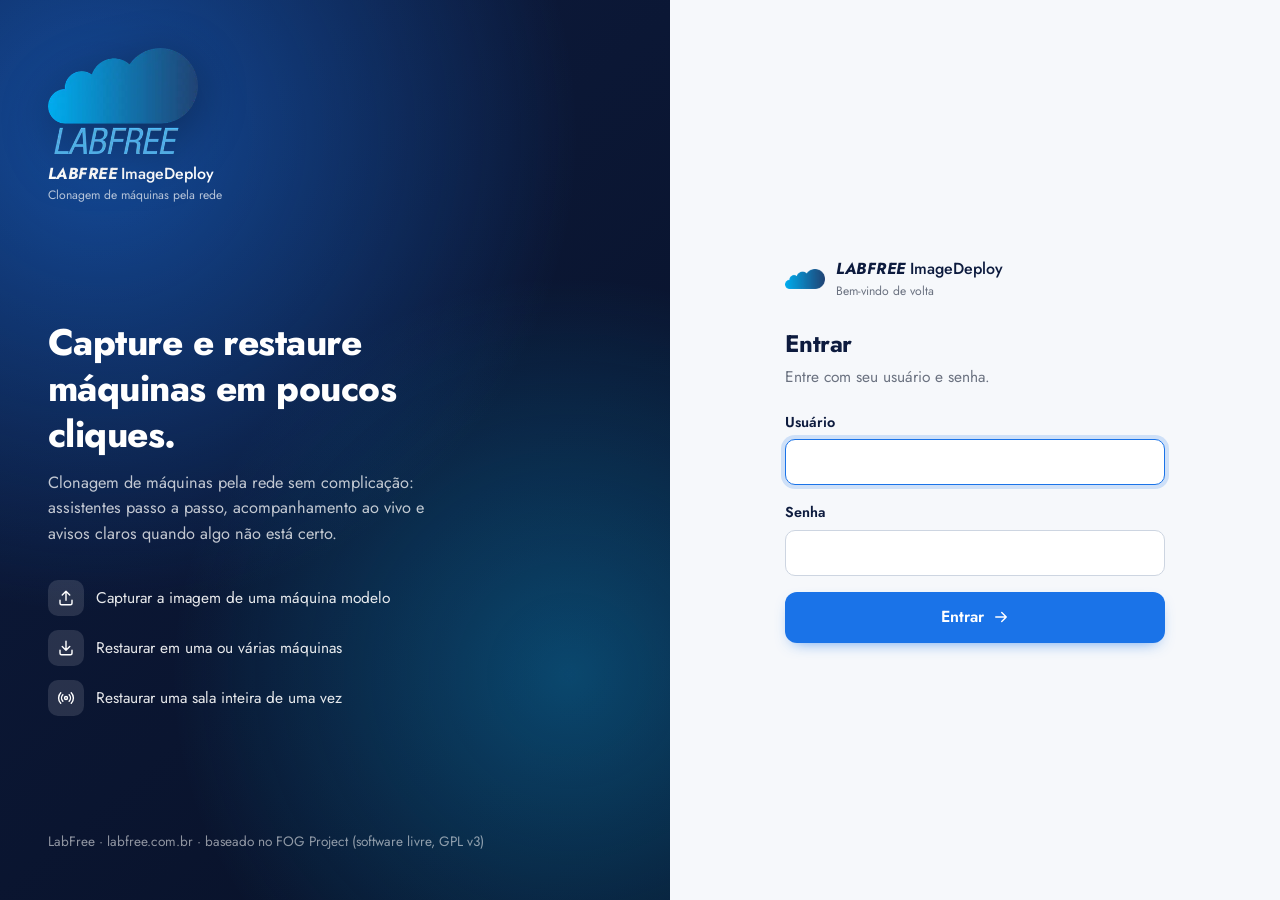
<file: web/index.html>
<!doctype html>
<html lang="pt-BR">
<head>
<meta charset="utf-8">
<meta name="viewport" content="width=device-width, initial-scale=1">
<title>LabFree ImageDeploy</title>
<link rel="icon" href="favicon.ico" sizes="any">
<link rel="icon" href="marca/favicon-64.png" type="image/png">
<link rel="apple-touch-icon" href="marca/icone-180.png">
<meta name="theme-color" content="#0d1b3e">
<link rel="preload" href="fontes/jost-latin.woff2" as="font" type="font/woff2" crossorigin>
<link rel="stylesheet" href="app.css?v=0.16.0">
<script src="app.js?v=0.16.0" defer></script>
</head>
<body>
<div id="app">
  <div class="carregando">Carregando…</div>
</div>
<div id="avisos" role="status" aria-live="polite"></div>
<noscript><p style="padding:2rem">Este painel precisa de JavaScript ativado.</p></noscript>
</body>
</html>
</file>
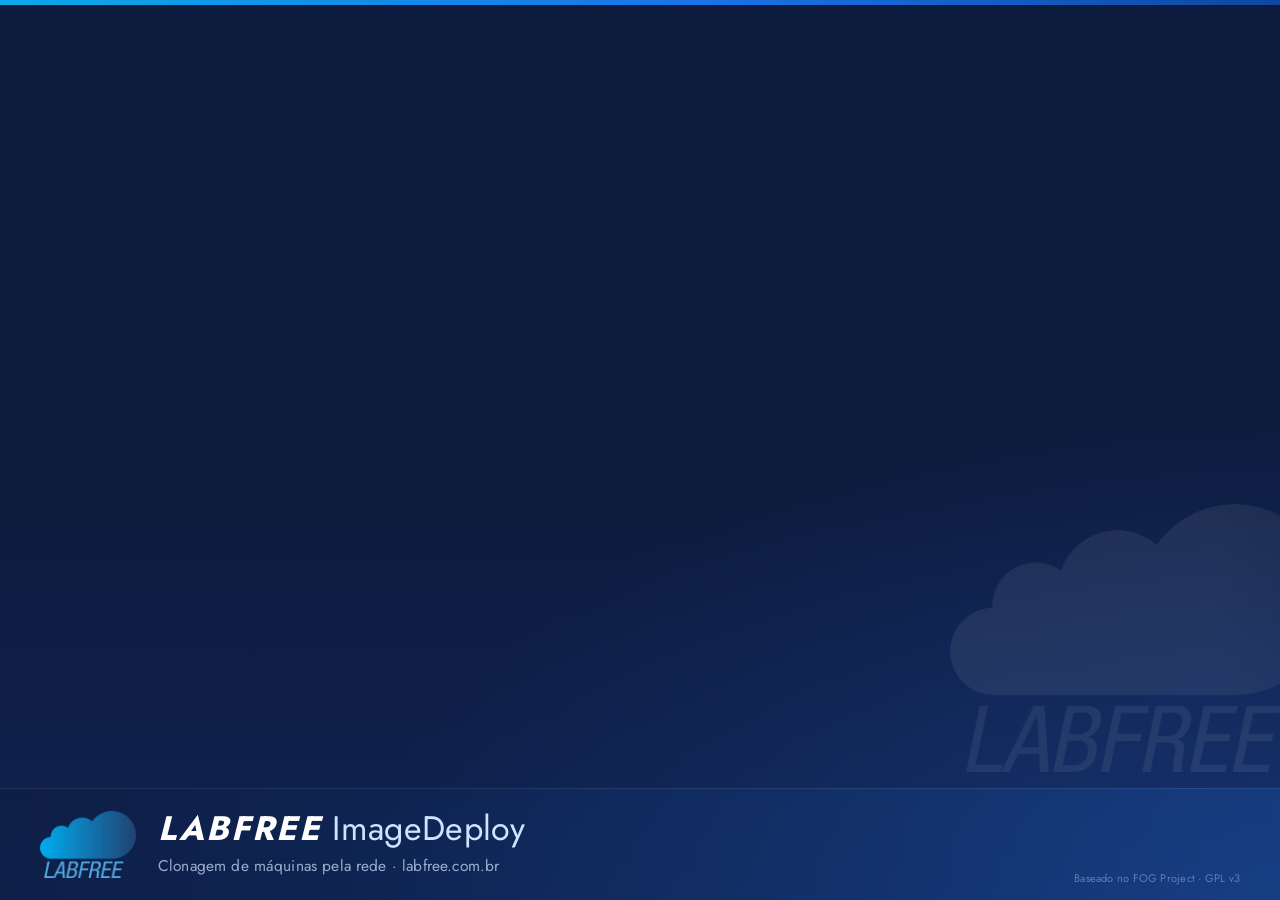
<file: marca/fundo-boot.html>
<!doctype html><html><head><meta charset="utf-8"><style>
/* Fundo do menu de boot (800x600). O texto do menu é desenhado pelo iPXE por cima, na área de cima
   (x 100–720, a partir de y ≈ 50): ela fica lisa e escura. Gerar o PNG:
   google-chrome --headless --hide-scrollbars --window-size=800,600 --screenshot=LabFreeImageDeploy-fundo.png fundo-boot.html */
@font-face{font-family:Jost;src:url(fontes/Jost.ttf) format("truetype");font-weight:100 900}
html,body{margin:0;width:800px;height:600px;overflow:hidden;background:#0d1b3e;font-family:Jost,sans-serif}
.fundo{position:absolute;inset:0;background:radial-gradient(120% 90% at 100% 100%,#16336e 0%,rgba(22,51,110,0) 60%),linear-gradient(180deg,#0d1b3e 0%,#0d1b3e 55%,#0f2250 100%)}
.topo{position:absolute;left:0;right:0;top:0;height:5px;background:linear-gradient(90deg,#0ca8e8,#1a73e8 55%,#0d47a1)}
.marca-agua{position:absolute;right:-50px;bottom:128px;width:380px;opacity:.07;filter:grayscale(1) brightness(3)}
.rodape{position:absolute;left:0;right:0;bottom:0;height:112px;display:flex;align-items:center;padding:0 40px;gap:22px;box-sizing:border-box;
  border-top:1px solid rgba(255,255,255,.08);background:linear-gradient(90deg,rgba(13,27,62,.4),rgba(26,115,232,.18))}
.logo{width:96px}
.nome{color:#fff;font-size:34px;font-weight:600;letter-spacing:.06em;line-height:1;font-style:italic}
.nome b{font-weight:700}
.nome span{font-style:normal;font-weight:400;letter-spacing:.01em;color:#cfe3ff;margin-left:10px}
.sub{color:rgba(207,227,255,.72);font-size:15.5px;margin-top:8px;letter-spacing:.01em}
.credito{position:absolute;right:40px;bottom:14px;color:rgba(207,227,255,.4);font-size:11px;letter-spacing:.02em}
.site{position:absolute;right:40px;top:44px;color:rgba(207,227,255,.55);font-size:14px;letter-spacing:.04em}
</style></head><body>
<div class="fundo"></div><div class="topo"></div>
<img class="marca-agua" src="labfree-logo.png" alt="">
<div class="rodape"><img class="logo" src="labfree-logo.png" alt="LabFree">
<div><div class="nome"><b>LABFREE</b><span>ImageDeploy</span></div><div class="sub">Clonagem de máquinas pela rede · labfree.com.br</div></div></div>
<div class="credito">Baseado no FOG Project · GPL v3</div>
</body></html>
</file>
<file: web/app.css>
/* LabFree ImageDeploy simplificado — customização local (não faz parte do FOG).
   Identidade visual da LabFree (labfree.com.br): azul #1a73e8 / #0d47a1, marinho #0d1b3e, ciano da nuvem #0ca8e8,
   fonte Jost (OFL, arquivos locais em fontes/). */
@font-face { font-family: "Jost"; font-style: normal; font-weight: 300 800; font-display: swap;
  src: url(fontes/jost-latin.woff2) format("woff2");
  unicode-range: U+0000-00FF, U+0131, U+0152-0153, U+02BB-02BC, U+02C6, U+02DA, U+02DC, U+0304, U+0308, U+0329, U+2000-206F, U+20AC, U+2122, U+2191, U+2193, U+2212, U+2215, U+FEFF, U+FFFD; }
@font-face { font-family: "Jost"; font-style: normal; font-weight: 300 800; font-display: swap;
  src: url(fontes/jost-latin-ext.woff2) format("woff2");
  unicode-range: U+0100-02BA, U+02BD-02C5, U+02C7-02CC, U+02CE-02D7, U+02DD-02FF, U+1D00-1DBF, U+1E00-1E9F, U+1EF2-1EFF, U+2020, U+20A0-20AB, U+20AD-20C4, U+2113, U+2C60-2C7F, U+A720-A7FF; }
@font-face { font-family: "Jost"; font-style: italic; font-weight: 500 800; font-display: swap;
  src: url(fontes/jost-italic-latin.woff2) format("woff2");
  unicode-range: U+0000-00FF, U+2000-206F; }
@font-face { font-family: "Inter"; font-style: normal; font-weight: 400 800; font-display: swap;
  src: url(fontes/inter-latin.woff2) format("woff2");
  unicode-range: U+0000-00FF, U+0131, U+0152-0153, U+02BB-02BC, U+02C6, U+02DA, U+02DC, U+0304, U+0308, U+0329, U+2000-206F, U+20AC, U+2122, U+2191, U+2193, U+2212, U+2215, U+FEFF, U+FFFD; }
@font-face { font-family: "Inter"; font-style: normal; font-weight: 400 800; font-display: swap;
  src: url(fontes/inter-latin-ext.woff2) format("woff2");
  unicode-range: U+0100-02BA, U+02BD-02C5, U+02C7-02CC, U+02CE-02D7, U+02DD-02FF, U+1D00-1DBF, U+1E00-1E9F, U+1EF2-1EFF, U+2020, U+20A0-20AB, U+20AD-20C4, U+2113, U+2C60-2C7F, U+A720-A7FF; }

/* ------------------------------------------------------------ tokens */
:root {
  --bg: #f6f8fb;
  --surface: #ffffff;
  --surface-2: #f0f4fa;
  --surface-3: #e5ebf4;
  --border: #e4e8ee;
  --border-strong: #cdd5e1;
  --text: #0d1b3e;
  --text-2: #33415a;
  --muted: #6b7280;
  --primary: #1a73e8;
  --primary-hover: #0d47a1;
  --primary-ink: #ffffff;
  --ok: #059669;
  --warn: #b45309;
  --bad: #dc2626;
  --c-capturar: #7c3aed;
  --c-restaurar: #1a73e8;
  --c-grupo: #0d9488;
  --c-maquinas: #ea580c;
  --c-imagens: #db2777;
  --c-tarefas: #0284c7;
  --c-ajuda: #64748b;
  --c-config: #475569;
  --soft: 12%;
  --shadow-sm: 0 1px 2px rgba(15, 23, 42, .05);
  --shadow: 0 1px 2px rgba(15, 23, 42, .04), 0 4px 16px -4px rgba(15, 23, 42, .08);
  --shadow-lg: 0 24px 48px -12px rgba(15, 23, 42, .25);
  --radius: 16px;
  --radius-sm: 10px;
  --topo: 64px;
  color-scheme: light;
}
@media (prefers-color-scheme: dark) {
  :root:not([data-tema="claro"]) {
    --bg: #081127; --surface: #0d1b3e; --surface-2: #13254f; --surface-3: #1a3060;
    --border: #1c3263; --border-strong: #2b477e;
    --text: #eaf1fd; --text-2: #c3d0e8; --muted: #8fa1c4;
    --primary: #4c9bff; --primary-hover: #7db6ff; --primary-ink: #061230;
    --ok: #34d399; --warn: #fbbf24; --bad: #f87171;
    --c-capturar: #a78bfa; --c-restaurar: #4c9bff; --c-grupo: #2dd4bf; --c-maquinas: #fb923c; --c-imagens: #f472b6; --c-tarefas: #38bdf8; --c-ajuda: #94a3b8; --c-config: #94a3b8;
    --soft: 16%;
    --shadow-sm: none; --shadow: 0 0 0 1px rgba(255,255,255,.02); --shadow-lg: 0 24px 48px -12px rgba(0,0,0,.6);
    color-scheme: dark;
  }
}
:root[data-tema="escuro"] {
  --bg: #081127; --surface: #0d1b3e; --surface-2: #13254f; --surface-3: #1a3060;
  --border: #1c3263; --border-strong: #2b477e;
  --text: #eaf1fd; --text-2: #c3d0e8; --muted: #8fa1c4;
  --primary: #4c9bff; --primary-hover: #7db6ff; --primary-ink: #061230;
  --ok: #34d399; --warn: #fbbf24; --bad: #f87171;
  --c-capturar: #a78bfa; --c-restaurar: #4c9bff; --c-grupo: #2dd4bf; --c-maquinas: #fb923c; --c-imagens: #f472b6; --c-tarefas: #38bdf8; --c-ajuda: #94a3b8; --c-config: #94a3b8;
  --soft: 16%;
  --shadow-sm: none; --shadow: 0 0 0 1px rgba(255,255,255,.02); --shadow-lg: 0 24px 48px -12px rgba(0,0,0,.6);
  color-scheme: dark;
}

/* ------------------------------------------------------------ base */
* { box-sizing: border-box; }
html, body { margin: 0; }
body {
  background: var(--bg); color: var(--text);
  font: 15.5px/1.55 "Jost", "Inter", system-ui, -apple-system, "Segoe UI", Roboto, sans-serif;
  -webkit-font-smoothing: antialiased;
}
a { color: var(--primary); text-decoration: none; }
a:hover { text-decoration: underline; }
h1, h2, h3, h4 { margin: 0; line-height: 1.25; letter-spacing: -.015em; }
h1 { font-size: 1.75rem; font-weight: 750; }
h2 { font-size: 1.125rem; font-weight: 700; }
h3 { font-size: 1rem; font-weight: 650; }
p { margin: 0; }
code, .mono { font-family: ui-monospace, "SFMono-Regular", Menlo, Consolas, monospace; font-size: .9em; letter-spacing: 0; }
.muted { color: var(--muted); }
.small { font-size: .85rem; }
.tiny { font-size: .78rem; }
.forte { font-weight: 650; }
.sr { position: absolute; width: 1px; height: 1px; overflow: hidden; clip: rect(0 0 0 0); white-space: nowrap; }
svg.i { width: 20px; height: 20px; flex: none; }
:focus-visible { outline: 2px solid var(--primary); outline-offset: 2px; border-radius: 6px; }

/* cor de acento por seção: --c */
[data-cor="capturar"] { --c: var(--c-capturar); }
[data-cor="restaurar"] { --c: var(--c-restaurar); }
[data-cor="grupo"] { --c: var(--c-grupo); }
[data-cor="maquinas"] { --c: var(--c-maquinas); }
[data-cor="imagens"] { --c: var(--c-imagens); }
[data-cor="tarefas"] { --c: var(--c-tarefas); }
[data-cor="configuracoes"] { --c: var(--c-config); }
[data-cor="ajuda"], [data-cor="inicio"] { --c: var(--primary); }
.ladrilho {
  width: 44px; height: 44px; border-radius: 12px; flex: none; display: grid; place-items: center;
  color: var(--c, var(--primary)); background: color-mix(in srgb, var(--c, var(--primary)) var(--soft), transparent);
}
.ladrilho.p { width: 36px; height: 36px; border-radius: 10px; }
.ladrilho.p svg.i { width: 18px; height: 18px; }
.ladrilho.g { width: 56px; height: 56px; border-radius: 16px; }
.ladrilho.g svg.i { width: 28px; height: 28px; }

/* ------------------------------------------------------------ estrutura */
.casca { display: grid; grid-template-columns: 264px minmax(0, 1fr); min-height: 100vh; }
.lateral {
  position: sticky; top: 0; height: 100vh; overflow-y: auto;
  background: var(--surface); border-right: 1px solid var(--border);
  display: flex; flex-direction: column; padding: 18px 14px;
}
.marca { display: flex; align-items: center; gap: 11px; padding: 4px 8px 22px; color: var(--text); }
.marca:hover { text-decoration: none; }
.logo { width: 40px; height: auto; flex: none; display: block; }
.marca > div { min-width: 0; }
.marca strong { display: block; font-size: 1rem; letter-spacing: 0; font-weight: 500; white-space: nowrap; }
.marca strong b { font-style: italic; font-weight: 700; letter-spacing: .03em; margin-right: 4px; }
.topo .marca { min-height: 40px; }
.marca div > span { display: block; font-size: .76rem; color: var(--muted); }
.grupo-nav { margin-bottom: 18px; }
.grupo-nav > span { display: block; font-size: .7rem; font-weight: 700; letter-spacing: .08em; text-transform: uppercase; color: var(--muted); padding: 0 10px 6px; }
.nav-item {
  display: flex; align-items: center; gap: 11px; padding: 8px 10px; border-radius: 10px; margin-bottom: 2px;
  color: var(--text-2); font-weight: 550; font-size: .93rem;
}
.nav-item:hover { background: var(--surface-2); text-decoration: none; color: var(--text); }
.nav-item .ladrilho { width: 30px; height: 30px; border-radius: 8px; }
.nav-item .ladrilho svg.i { width: 17px; height: 17px; }
.nav-item[aria-current="page"] { background: color-mix(in srgb, var(--c, var(--primary)) var(--soft), transparent); color: var(--text); }
.nav-item[aria-current="page"] .ladrilho { background: var(--c, var(--primary)); color: #fff; }
.nav-item .contador { margin-left: auto; font-size: .72rem; font-weight: 700; min-width: 20px; height: 20px; padding: 0 6px; border-radius: 99px; display: grid; place-items: center; background: var(--c); color: #fff; }
.nav-item .contador[hidden] { display: none; }
.lateral-rodape { margin-top: auto; border-top: 1px solid var(--border); padding-top: 14px; display: grid; gap: 4px; }

.principal { min-width: 0; display: flex; flex-direction: column; }
.topo {
  position: sticky; top: 0; z-index: 20; height: var(--topo);
  display: flex; align-items: center; gap: 12px; padding: 0 32px;
  background: color-mix(in srgb, var(--bg) 82%, transparent); backdrop-filter: blur(12px);
  border-bottom: 1px solid color-mix(in srgb, var(--border) 70%, transparent);
}
.topo .marca { display: none; padding: 0; }
.topo .espaco { flex: 1; }
.conteudo { width: 100%; max-width: 1200px; padding: 28px 32px 64px; margin: 0 auto; }
.barra-inferior { display: none; }

@media (max-width: 960px) {
  .casca { grid-template-columns: minmax(0, 1fr); }
  .lateral { display: none; }
  .topo { padding: 0 16px; }
  .topo .marca { display: flex; }
  .topo .marca div > span { display: none; }
  .conteudo { padding: 20px 16px calc(96px + env(safe-area-inset-bottom)); }
  .barra-inferior {
    display: grid; grid-template-columns: repeat(5, 1fr);
    position: fixed; left: 0; right: 0; bottom: 0; z-index: 30;
    background: color-mix(in srgb, var(--surface) 92%, transparent); backdrop-filter: blur(14px);
    border-top: 1px solid var(--border); padding: 6px 4px calc(6px + env(safe-area-inset-bottom));
  }
  .barra-inferior a, .barra-inferior button {
    display: flex; flex-direction: column; align-items: center; gap: 2px; padding: 6px 2px; border: 0; background: none;
    color: var(--muted); font: inherit; font-size: .7rem; font-weight: 600; border-radius: 12px; cursor: pointer;
  }
  .barra-inferior a:hover { text-decoration: none; }
  .barra-inferior .bolha { width: 44px; height: 28px; border-radius: 99px; display: grid; place-items: center; }
  .barra-inferior [aria-current="page"] { color: var(--text); }
  .barra-inferior [aria-current="page"] .bolha { background: color-mix(in srgb, var(--c, var(--primary)) 18%, transparent); color: var(--c, var(--primary)); }
}

/* ------------------------------------------------------------ elementos */
.cab-pagina { display: flex; flex-wrap: wrap; gap: 16px; align-items: center; justify-content: space-between; margin-bottom: 24px; }
.cab-pagina .titulo { display: flex; gap: 14px; align-items: center; min-width: 0; }
.cab-pagina p { color: var(--muted); margin-top: 2px; }
@media (max-width: 600px) { h1 { font-size: 1.4rem; } .cab-pagina .ladrilho { display: none; } }

.cartao { background: var(--surface); border: 1px solid var(--border); border-radius: var(--radius); box-shadow: var(--shadow); padding: 20px 22px; }
.cartao + .cartao, .pilha > * + * { margin-top: 16px; }
.grade > .cartao { margin-top: 0; }
.cartao-cab { display: flex; flex-wrap: wrap; align-items: center; justify-content: space-between; gap: 10px; margin-bottom: 14px; }
.cartao-cab .titulo { display: flex; align-items: center; gap: 10px; }
@media (max-width: 600px) { .cartao { padding: 16px; border-radius: 14px; } }

.grade { display: grid; gap: 16px; }
.g2 { grid-template-columns: repeat(auto-fill, minmax(min(100%, 340px), 1fr)); }
.g3 { grid-template-columns: repeat(auto-fill, minmax(min(100%, 230px), 1fr)); }
.g4 { grid-template-columns: repeat(4, minmax(0, 1fr)); }
@media (max-width: 1100px) { .g4 { grid-template-columns: repeat(2, minmax(0, 1fr)); } }
@media (max-width: 600px) {
  .g4 { gap: 10px; }
  .acao { padding: 14px; gap: 10px; }
  .acao .desc, .acao .seta { display: none !important; }
  .acao strong { font-size: .92rem; }
  .numero { padding: 14px; gap: 10px; }
  .numero .ladrilho { width: 34px; height: 34px; border-radius: 10px; }
  .numero .ladrilho svg.i { width: 18px; height: 18px; }
  .numero .valor { font-size: 1.2rem; white-space: nowrap; }
  .numero .rot { font-size: .76rem; line-height: 1.3; }
  .heroi { flex-direction: column; align-items: flex-start; gap: 12px; padding: 18px; border-radius: 18px; }
  .heroi .ladrilho.g { width: 44px; height: 44px; border-radius: 12px; }
  .heroi h2 { font-size: 1.12rem; }
}

/* botões */
.btn {
  display: inline-flex; align-items: center; justify-content: center; gap: 8px; white-space: nowrap;
  min-height: 40px; padding: 8px 16px; border-radius: 10px; border: 1px solid var(--border-strong);
  background: var(--surface); color: var(--text); font: inherit; font-size: .9rem; font-weight: 600; cursor: pointer;
  transition: background .15s, border-color .15s, transform .05s;
}
.btn:hover { background: var(--surface-2); text-decoration: none; }
.btn:active { transform: translateY(1px); }
.btn svg.i { width: 18px; height: 18px; }
.btn.primario { background: var(--primary); border-color: transparent; color: var(--primary-ink); box-shadow: 0 6px 16px -8px color-mix(in srgb, var(--primary) 80%, transparent); }
.btn.primario:hover { background: var(--primary-hover); }
.btn.cor { background: var(--c); border-color: transparent; color: #fff; }
.btn.cor:hover { filter: brightness(1.08); }
.btn.fantasma { border-color: transparent; background: transparent; color: var(--text-2); }
.btn.fantasma:hover { background: var(--surface-2); }
.btn.perigo { color: var(--bad); border-color: color-mix(in srgb, var(--bad) 35%, var(--border)); }
.btn.perigo:hover { background: color-mix(in srgb, var(--bad) 8%, transparent); }
.btn.perigo-cheio { background: var(--bad); border-color: transparent; color: #fff; }
.btn.p { min-height: 34px; padding: 5px 12px; font-size: .84rem; border-radius: 9px; }
.btn.g { min-height: 48px; padding: 12px 22px; font-size: 1rem; border-radius: 12px; }
.btn.icone { padding: 0; width: 40px; }
.btn.p.icone { width: 34px; }
.btn:disabled { opacity: .5; cursor: not-allowed; transform: none; }
.botoes { display: flex; flex-wrap: wrap; gap: 8px; align-items: center; }

/* pílulas */
.pilula { display: inline-flex; align-items: center; gap: 6px; padding: 3px 10px; border-radius: 99px; font-size: .78rem; font-weight: 650; white-space: nowrap;
  background: var(--surface-2); color: var(--text-2); }
.pilula::before { content: ""; width: 6px; height: 6px; border-radius: 50%; background: currentColor; opacity: .9; }
.pilula.sem-ponto::before { content: none; }
.pilula.ok { background: color-mix(in srgb, var(--ok) var(--soft), transparent); color: var(--ok); }
.pilula.aviso { background: color-mix(in srgb, var(--warn) var(--soft), transparent); color: var(--warn); }
.pilula.ruim { background: color-mix(in srgb, var(--bad) var(--soft), transparent); color: var(--bad); }
.pilula.info { background: color-mix(in srgb, var(--primary) var(--soft), transparent); color: var(--primary); }
.pilula.vivo::before { animation: pulsar 1.6s infinite; }
@keyframes pulsar { 0%, 100% { opacity: 1; } 50% { opacity: .25; } }

/* formulários */
.campo { display: block; margin-bottom: 16px; }
.campo > .rot { display: block; font-weight: 600; font-size: .9rem; margin-bottom: 6px; }
.campo > .ajuda { display: block; color: var(--muted); font-size: .8rem; margin-top: 6px; }
input[type=text], input[type=password], input[type=number], input[type=search], select, textarea {
  width: 100%; min-height: 44px; padding: 10px 13px; border-radius: 10px; border: 1px solid var(--border-strong);
  background: var(--surface); color: var(--text); font: inherit; transition: border-color .15s, box-shadow .15s;
}
textarea { min-height: 84px; resize: vertical; }
input:focus, select:focus, textarea:focus { outline: none; border-color: var(--primary); box-shadow: 0 0 0 4px color-mix(in srgb, var(--primary) 18%, transparent); }
.busca { position: relative; }
.busca svg.i { position: absolute; left: 13px; top: 50%; transform: translateY(-50%); color: var(--muted); width: 18px; height: 18px; pointer-events: none; }
.busca input { padding-left: 40px; }
.alternar { display: flex; gap: 12px; align-items: flex-start; padding: 12px 0; cursor: pointer; }
.alternar + .alternar { border-top: 1px solid var(--border); }
.alternar input { appearance: none; width: 42px; height: 24px; border-radius: 99px; background: var(--surface-3); position: relative; flex: none; cursor: pointer; transition: background .2s; margin: 0; }
.alternar input::after { content: ""; position: absolute; top: 3px; left: 3px; width: 18px; height: 18px; border-radius: 50%; background: #fff; box-shadow: 0 1px 3px rgba(0,0,0,.3); transition: transform .2s; }
.alternar input:checked { background: var(--primary); }
.alternar input:checked::after { transform: translateX(18px); }
.alternar strong { display: block; font-weight: 600; }
.alternar small { color: var(--muted); }

/* faixas de aviso */
.faixa { display: flex; gap: 12px; align-items: flex-start; padding: 14px 16px; border-radius: 12px; font-size: .9rem;
  background: var(--surface-2); border: 1px solid var(--border); color: var(--text-2); }
.faixa svg.i { flex: none; margin-top: 1px; }
.faixa strong { display: block; color: var(--text); margin-bottom: 2px; }
.faixa.ok { background: color-mix(in srgb, var(--ok) 8%, var(--surface)); border-color: color-mix(in srgb, var(--ok) 25%, transparent); }
.faixa.ok > svg.i { color: var(--ok); }
.faixa.aviso { background: color-mix(in srgb, var(--warn) 9%, var(--surface)); border-color: color-mix(in srgb, var(--warn) 28%, transparent); }
.faixa.aviso > svg.i { color: var(--warn); }
.faixa.ruim { background: color-mix(in srgb, var(--bad) 8%, var(--surface)); border-color: color-mix(in srgb, var(--bad) 28%, transparent); }
.faixa.ruim > svg.i { color: var(--bad); }
.faixa.info > svg.i { color: var(--primary); }
.faixa ul { margin: 6px 0 0; padding-left: 18px; }

/* herói de status (início) */
.heroi { position: relative; overflow: hidden; display: flex; gap: 18px; align-items: center; padding: 22px 24px; border-radius: 20px; margin-bottom: 20px;
  color: #fff; background: linear-gradient(120deg, #059669, #0d9488 55%, #0284c7); box-shadow: 0 18px 40px -20px rgba(5,150,105,.6); }
.heroi.ruim { background: linear-gradient(120deg, #dc2626, #e11d48 60%, #c026d3); box-shadow: 0 18px 40px -20px rgba(220,38,38,.6); }
.heroi::after { content: ""; position: absolute; right: -60px; top: -80px; width: 260px; height: 260px; border-radius: 50%; background: rgba(255,255,255,.08); }
.heroi .ladrilho { background: rgba(255,255,255,.18); color: #fff; }
.heroi h2 { font-size: 1.3rem; color: #fff; }
.heroi p { color: rgba(255,255,255,.88); margin-top: 2px; }
.heroi ul { margin: 6px 0 0; padding-left: 18px; color: rgba(255,255,255,.95); }
.heroi .chips { display: flex; flex-wrap: wrap; gap: 8px; margin-top: 10px; position: relative; z-index: 1; }
.heroi .chip { background: rgba(255,255,255,.16); border-radius: 99px; padding: 3px 10px; font-size: .78rem; font-weight: 600; }

/* ações rápidas */
.acao { position: relative; display: flex; flex-direction: column; gap: 12px; padding: 20px; border-radius: var(--radius); background: var(--surface);
  border: 1px solid var(--border); box-shadow: var(--shadow); color: var(--text); transition: transform .15s, box-shadow .15s, border-color .15s; }
.acao:hover { text-decoration: none; transform: translateY(-2px); border-color: color-mix(in srgb, var(--c) 45%, var(--border)); box-shadow: var(--shadow), 0 12px 28px -14px color-mix(in srgb, var(--c) 60%, transparent); }
.acao strong { font-size: 1.02rem; }
.acao span.desc { color: var(--muted); font-size: .86rem; line-height: 1.45; }
.acao .seta { position: absolute; right: 18px; top: 22px; color: var(--muted); transition: transform .15s, color .15s; }
.acao:hover .seta { transform: translateX(3px); color: var(--c); }

/* números */
.numero { display: flex; gap: 14px; align-items: center; }
.numero .valor { font-size: 1.6rem; font-weight: 750; line-height: 1.1; letter-spacing: -.02em; }
.numero .rot { color: var(--muted); font-size: .84rem; }
a.numero { color: inherit; }
a.numero:hover { text-decoration: none; }

/* progresso */
.progresso { height: 8px; background: var(--surface-3); border-radius: 99px; overflow: hidden; }
.progresso > div { height: 100%; border-radius: 99px; background: var(--c, var(--primary)); transition: width .5s ease; }
.progresso.aviso > div { background: var(--warn); }
.progresso.ruim > div { background: var(--bad); }
.progresso.indeterminado > div { width: 35% !important; animation: indet 1.4s ease-in-out infinite; }
@keyframes indet { 0% { transform: translateX(-100%); } 100% { transform: translateX(300%); } }

/* linhas de lista (máquinas, tarefas) */
.lista { display: grid; }
.linha { display: flex; align-items: center; gap: 14px; padding: 14px 4px; border-bottom: 1px solid var(--border); min-width: 0; }
.linha:last-child { border-bottom: 0; }
.linha .corpo { flex: 1; min-width: 0; }
.linha .corpo strong { display: block; font-weight: 650; overflow: hidden; text-overflow: ellipsis; white-space: nowrap; }
.linha .meta { display: flex; flex-wrap: wrap; gap: 4px 14px; color: var(--muted); font-size: .82rem; margin-top: 2px; }
.linha .lado { display: flex; align-items: center; gap: 8px; flex: none; }
@media (max-width: 720px) {
  .linha.quebra { flex-wrap: wrap; }
  .linha.quebra .lado { width: 100%; justify-content: flex-start; padding-left: 50px; flex-wrap: wrap; }
}

.tarefa-viva { padding: 16px 0; border-bottom: 1px solid var(--border); }
.tarefa-viva:last-child { border-bottom: 0; }
.tarefa-viva .topo-t { display: flex; align-items: center; gap: 12px; margin-bottom: 10px; }
.tarefa-viva .pct { font-size: 1.25rem; font-weight: 750; font-variant-numeric: tabular-nums; }
.dados { display: flex; flex-wrap: wrap; gap: 4px 18px; margin-top: 8px; font-size: .8rem; color: var(--muted); font-variant-numeric: tabular-nums; }
.dados b { color: var(--text-2); font-weight: 600; }
.tarefa-viva .fase { display: flex; align-items: flex-start; gap: 8px; margin-top: 8px; font-size: .86rem; font-weight: 600; color: var(--text-2); }
.ponto-vivo { width: 8px; height: 8px; margin-top: .45em; border-radius: 50%; background: var(--c, var(--primary)); flex: none; animation: pulsar 1.6s ease-in-out infinite; }
.tarefa-viva.parada .ponto-vivo { background: var(--warn); animation: none; }
@keyframes pulsar { 50% { opacity: .25; } }
@media (prefers-reduced-motion: reduce) { .ponto-vivo { animation: none; } }
.sub-maquinas { margin-top: 12px; display: grid; gap: 10px; }
.motivo { display: flex; gap: 6px; align-items: flex-start; margin-top: 6px; font-size: .82rem; color: var(--text-2); }
.motivo.ruim { color: var(--bad); }
.motivo .i { width: 15px; height: 15px; flex: none; margin-top: 2px; }
pre.registro { max-height: 50vh; overflow: auto; background: #0b1020; color: #d7e0f5; padding: 14px; border-radius: 12px; font-size: .78rem; line-height: 1.5; white-space: pre-wrap; word-break: break-word; }
.sub-maquina { display: grid; grid-template-columns: minmax(90px, 160px) 1fr auto; gap: 2px 12px; align-items: center; padding: 10px 12px; border-radius: 12px; background: var(--surface-2); }
.sub-maquina .progresso { grid-column: 1 / -1; }
.sub-maquina .pct-p { font-weight: 700; font-variant-numeric: tabular-nums; font-size: .9rem; }
.sub-maquina.parada { outline: 1.5px solid var(--warn); }
.sub-maquinas.chips { grid-template-columns: repeat(auto-fill, minmax(190px, 1fr)); gap: 8px; }
.sub-maquinas.chips .sub-maquina { grid-template-columns: 1fr; padding: 8px 12px; }
.sub-maquina .mono { overflow-wrap: anywhere; }
.tarefa-viva.pronta { background: color-mix(in srgb, var(--ok) 7%, transparent); border-radius: 14px; padding-inline: 12px; }
.progresso.ok > div { background: var(--ok); }
@media (max-width: 600px) { .sub-maquina { grid-template-columns: 1fr auto; } .sub-maquina .small { grid-column: 1 / -1; grid-row: 2; } }

/* imagens */
.img-cartao { display: flex; flex-direction: column; gap: 14px; }
.img-cartao .fatos { display: grid; grid-template-columns: repeat(2, minmax(0, 1fr)); gap: 12px; }
.fato .rot { font-size: .74rem; color: var(--muted); text-transform: uppercase; letter-spacing: .05em; font-weight: 650; }
.fato .val { font-weight: 600; font-size: .92rem; overflow-wrap: anywhere; }
.img-cartao .botoes { margin-top: auto; }

/* assistente */
.assistente { max-width: 860px; margin: 0 auto; }
.etapas { display: flex; align-items: center; gap: 8px; margin: 0 0 22px; padding: 0; list-style: none; }
.etapas li { display: flex; align-items: center; gap: 9px; color: var(--muted); font-weight: 600; font-size: .88rem; flex: 1; min-width: 0; }
.etapas li:last-child { flex: none; }
.etapas .n { width: 30px; height: 30px; border-radius: 50%; display: grid; place-items: center; flex: none; background: var(--surface-3); color: var(--muted); font-size: .85rem; transition: background .2s; }
.etapas li.atual { color: var(--text); }
.etapas li.atual .n { background: var(--c); color: #fff; box-shadow: 0 0 0 5px color-mix(in srgb, var(--c) 18%, transparent); }
.etapas li.feita .n { background: color-mix(in srgb, var(--c) 20%, transparent); color: var(--c); }
.etapas .traco { flex: 1; height: 2px; border-radius: 2px; background: var(--border); min-width: 12px; }
.etapas li.feita .traco { background: color-mix(in srgb, var(--c) 45%, transparent); }
@media (max-width: 640px) { .etapas .txt { display: none; } .etapas li.atual .txt { display: inline; white-space: nowrap; } }
.passo-titulo { margin-bottom: 4px; font-size: 1.25rem; }
.passo-sub { color: var(--muted); margin-bottom: 18px; }
.rodape-assistente { display: flex; justify-content: space-between; gap: 12px; margin-top: 22px; padding-top: 18px; border-top: 1px solid var(--border); }
@media (max-width: 960px) {
  .rodape-assistente { position: sticky; bottom: calc(68px + env(safe-area-inset-bottom)); background: color-mix(in srgb, var(--surface) 94%, transparent);
    backdrop-filter: blur(10px); margin: 18px -16px -16px; padding: 12px 16px; border-radius: 0 0 14px 14px; z-index: 5; }
}

/* cartões selecionáveis */
.escolhas { display: grid; gap: 10px; grid-template-columns: repeat(auto-fill, minmax(min(100%, 250px), 1fr)); }
.escolhas.uma-coluna { grid-template-columns: minmax(0, 1fr); }
.escolha { position: relative; display: flex; gap: 12px; align-items: flex-start; padding: 14px; border-radius: 14px; border: 1.5px solid var(--border);
  background: var(--surface); cursor: pointer; transition: border-color .15s, background .15s, box-shadow .15s; min-width: 0; }
.escolha:hover { border-color: var(--border-strong); }
.escolha input { position: absolute; opacity: 0; pointer-events: none; }
.escolha .corpo { flex: 1; min-width: 0; }
.escolha .corpo strong { display: block; overflow-wrap: anywhere; line-height: 1.35; }
.escolha .corpo .meta { color: var(--muted); font-size: .8rem; margin-top: 2px; }
.escolha .marca-sel { width: 22px; height: 22px; border-radius: 50%; border: 2px solid var(--border-strong); flex: none; display: grid; place-items: center; transition: all .15s; color: transparent; }
.escolha.caixa .marca-sel { border-radius: 7px; }
.escolha .marca-sel svg { width: 14px; height: 14px; }
/* .sel/.desab (postas pelo app.js) valem em navegadores sem :has(); regras separadas porque um seletor
   desconhecido invalida a regra inteira */
.escolha.sel { border-color: var(--c, var(--primary)); box-shadow: 0 0 0 3px var(--border); background: color-mix(in srgb, var(--c, var(--primary)) 6%, var(--surface)); }
.escolha.sel .marca-sel { background: var(--c, var(--primary)); border-color: var(--c, var(--primary)); color: #fff; }
.escolha.desab { opacity: .55; cursor: not-allowed; }
.escolha:has(input:checked) { border-color: var(--c, var(--primary)); background: color-mix(in srgb, var(--c, var(--primary)) 6%, var(--surface)); box-shadow: 0 0 0 3px color-mix(in srgb, var(--c, var(--primary)) 14%, transparent); }
.escolha:has(input:checked) .marca-sel { background: var(--c, var(--primary)); border-color: var(--c, var(--primary)); color: #fff; }
.escolha:focus-within { outline: 2px solid var(--primary); outline-offset: 2px; }
.escolha:has(input:disabled) { opacity: .55; cursor: not-allowed; }
.escolha.nova { border-style: dashed; color: var(--muted); align-items: center; justify-content: center; }
.escolha.nova:hover { color: var(--c, var(--primary)); border-color: var(--c, var(--primary)); }

.resumo { display: grid; gap: 0; border: 1px solid var(--border); border-radius: 14px; overflow: hidden; }
.resumo > div { display: flex; gap: 14px; align-items: center; padding: 14px 16px; }
.resumo > div + div { border-top: 1px solid var(--border); }
.resumo .rot { font-size: .78rem; color: var(--muted); }
.resumo .val { font-weight: 650; }

.passos-boot { counter-reset: p; display: grid; gap: 12px; margin: 0; padding: 0; list-style: none; }
.passos-boot li { counter-increment: p; display: flex; gap: 14px; align-items: flex-start; }
.passos-boot li::before { content: counter(p); width: 30px; height: 30px; border-radius: 50%; display: grid; place-items: center; flex: none;
  background: color-mix(in srgb, var(--c, var(--primary)) var(--soft), transparent); color: var(--c, var(--primary)); font-weight: 700; font-size: .88rem; }
.passos-boot li > div { padding-top: 4px; }
.tecla { display: inline-block; padding: 1px 7px; border-radius: 6px; border: 1px solid var(--border-strong); border-bottom-width: 2px; background: var(--surface-2); font-size: .8rem; font-weight: 650; font-family: inherit; }
.nome-sessao { display: inline-block; font-family: ui-monospace, Menlo, Consolas, monospace; font-size: 1.6rem; font-weight: 800; letter-spacing: .04em;
  padding: 6px 16px; border-radius: 12px; background: color-mix(in srgb, var(--c) var(--soft), transparent); color: var(--c); }

/* vazio e esqueleto */
.vazio { display: grid; justify-items: center; text-align: center; gap: 10px; padding: 36px 16px; color: var(--muted); }
.vazio .ladrilho { --c: var(--muted); }
.vazio strong { color: var(--text); font-size: 1rem; }
.esqueleto { border-radius: 10px; background: linear-gradient(90deg, var(--surface-2), var(--surface-3), var(--surface-2)); background-size: 200% 100%; animation: brilho 1.3s infinite linear; }
@keyframes brilho { from { background-position: 200% 0; } to { background-position: -200% 0; } }

/* menu suspenso */
.menu-wrap { position: relative; }
.menu { position: absolute; right: 0; top: calc(100% + 6px); z-index: 40; min-width: 210px; padding: 6px; border-radius: 12px;
  background: var(--surface); border: 1px solid var(--border); box-shadow: var(--shadow-lg); display: grid; }
.menu button, .menu a { display: flex; align-items: center; gap: 10px; padding: 9px 10px; border-radius: 8px; border: 0; background: none; font: inherit; font-size: .9rem; color: var(--text); cursor: pointer; text-align: left; }
.menu button:hover, .menu a:hover { background: var(--surface-2); text-decoration: none; }
.menu .perigo { color: var(--bad); }
.menu hr { border: 0; border-top: 1px solid var(--border); margin: 4px 2px; }
.menu .rotulo-menu { font-size: .72rem; color: var(--muted); padding: 6px 10px 2px; font-weight: 650; text-transform: uppercase; letter-spacing: .06em; }
.avatar { width: 36px; height: 36px; border-radius: 50%; display: grid; place-items: center; font-weight: 700; font-size: .9rem; color: #fff;
  background: linear-gradient(135deg, #0ca8e8, #1a73e8 55%, #0d47a1); border: 0; cursor: pointer; }
.status-rede { display: inline-flex; align-items: center; gap: 8px; padding: 6px 12px; border-radius: 99px; font-size: .82rem; font-weight: 600;
  background: var(--surface); border: 1px solid var(--border); color: var(--text-2); }
.status-rede .ponto { width: 8px; height: 8px; border-radius: 50%; background: var(--ok); box-shadow: 0 0 0 3px color-mix(in srgb, var(--ok) 22%, transparent); }
.status-rede.ruim .ponto { background: var(--bad); box-shadow: 0 0 0 3px color-mix(in srgb, var(--bad) 22%, transparent); }
@media (max-width: 520px) { .status-rede .txt { display: none; } .status-rede { padding: 8px; } }

/* modal (vira "folha" no celular) */
.fundo-modal { position: fixed; inset: 0; z-index: 50; background: rgba(8, 12, 24, .5); backdrop-filter: blur(3px); display: grid; place-items: center; padding: 16px; animation: aparecer .15s; }
.modal { width: min(560px, 100%); max-height: calc(100vh - 32px); overflow-y: auto; background: var(--surface); border-radius: 20px; border: 1px solid var(--border);
  box-shadow: var(--shadow-lg); padding: 24px; animation: subir .2s ease-out; }
.modal-cab { display: flex; gap: 14px; align-items: flex-start; margin-bottom: 18px; }
.modal-cab p { color: var(--muted); margin-top: 3px; font-size: .9rem; }
.modal > .botoes { justify-content: flex-end; margin-top: 22px; }
a.escolha { color: var(--text); text-decoration: none; }
@media (max-width: 600px) {
  .fundo-modal { place-items: end stretch; padding: 0; }
  .modal { width: 100%; border-radius: 22px 22px 0 0; max-height: 92vh; padding: 22px 18px calc(18px + env(safe-area-inset-bottom)); }
  /* botões sempre à vista no rodapé da folha, mesmo com conteúdo longo */
  .modal > .botoes { flex-direction: column-reverse; position: sticky; bottom: calc(-18px - env(safe-area-inset-bottom)); margin: 18px -18px calc(-18px - env(safe-area-inset-bottom)); padding: 12px 18px calc(12px + env(safe-area-inset-bottom)); background: var(--surface); border-top: 1px solid var(--border); }
  .modal > .botoes .btn { width: 100%; }
}
@keyframes aparecer { from { opacity: 0; } }
@keyframes subir { from { transform: translateY(16px); opacity: 0; } }

/* avisos flutuantes */
#avisos { position: fixed; z-index: 60; right: 20px; bottom: 20px; display: grid; gap: 10px; width: min(400px, calc(100vw - 32px)); }
@media (max-width: 960px) { #avisos { left: 16px; right: 16px; width: auto; bottom: calc(82px + env(safe-area-inset-bottom)); } }
.aviso-f { display: flex; gap: 12px; align-items: flex-start; padding: 13px 15px; border-radius: 14px; background: var(--surface); color: var(--text);
  border: 1px solid var(--border); box-shadow: var(--shadow-lg); animation: subir .2s ease-out; white-space: pre-line; font-size: .9rem; }
.aviso-f svg.i { color: var(--ok); }
.aviso-f.erro svg.i { color: var(--bad); }
.aviso-f.erro { border-color: color-mix(in srgb, var(--bad) 40%, var(--border)); }

/* login */
.tela-login { min-height: 100vh; display: grid; grid-template-columns: 1.1fr 1fr; }
.login-arte { position: relative; overflow: hidden; padding: 48px; display: flex; flex-direction: column; justify-content: space-between; color: #fff;
  background: radial-gradient(circle at 15% 15%, rgba(26,115,232,.55) 0, transparent 50%), radial-gradient(circle at 85% 75%, rgba(12,168,232,.35) 0, transparent 45%), linear-gradient(140deg, #0d1b3e, #081127); }
.login-arte .marca strong { color: #fff; }
.logo-grande { width: 150px; height: auto; display: block; margin-bottom: 8px; filter: drop-shadow(0 10px 24px rgba(0,0,0,.35)); }
.login-arte h1 { font-size: 2.3rem; color: #fff; max-width: 440px; }
.login-arte p { color: rgba(255,255,255,.75); max-width: 420px; margin-top: 12px; font-size: 1.02rem; }
.login-arte .recursos { display: grid; gap: 14px; margin-top: 34px; }
.login-arte .recurso { display: flex; gap: 12px; align-items: center; color: rgba(255,255,255,.9); }
.login-arte .recurso .ladrilho { background: rgba(255,255,255,.12); color: #fff; }
.login-form { display: grid; place-items: center; padding: 32px 20px; }
.login-form .caixa { width: min(380px, 100%); }
@media (max-width: 860px) { .tela-login { grid-template-columns: 1fr; } .login-arte { display: none; } }

.perguntas details { border: 1px solid var(--border); border-radius: 12px; padding: 0 16px; background: var(--surface); }
.perguntas details + details { margin-top: 10px; }
.perguntas summary { cursor: pointer; font-weight: 600; padding: 14px 0; list-style: none; display: flex; justify-content: space-between; gap: 10px; }
.perguntas summary::after { content: "+"; color: var(--muted); font-size: 1.2rem; line-height: 1; }
.perguntas details[open] summary::after { content: "–"; }
.perguntas details > div { padding: 0 0 14px; color: var(--text-2); display: grid; gap: 8px; }
.servicos { display: grid; grid-template-columns: repeat(auto-fill, minmax(min(100%, 260px), 1fr)); gap: 6px 20px; }
.servicos div { display: flex; align-items: center; gap: 10px; padding: 6px 0; font-size: .88rem; }
.ponto { width: 8px; height: 8px; border-radius: 50%; background: var(--muted); flex: none; }
.ponto.ok { background: var(--ok); }
.ponto.ruim { background: var(--bad); }

@media (prefers-reduced-motion: reduce) { *, *::before, *::after { animation: none !important; transition: none !important; } }

/* celular: tarefas e listas sem apertar o texto */
@media (max-width: 600px) {
  .linha .corpo strong { white-space: normal; }
  .linha:not(.quebra) { align-items: flex-start; }
}

/* configurações: abas, reservas, plano de mudanças */
.abas { display: flex; gap: 4px; padding: 4px; margin-bottom: 18px; border-radius: 12px; background: var(--surface-2); border: 1px solid var(--border); width: fit-content; max-width: 100%; overflow-x: auto; }
.abas a { display: inline-flex; align-items: center; gap: 8px; padding: 8px 16px; border-radius: 9px; color: var(--muted); font-weight: 600; font-size: .9rem; white-space: nowrap; }
.abas a:hover { color: var(--text); text-decoration: none; }
.abas a.ativa { background: var(--surface); color: var(--text); box-shadow: var(--shadow-sm), 0 0 0 1px var(--border); }
.abas svg.i { width: 18px; height: 18px; }
.reservas { display: grid; gap: 8px; }
.reserva { display: grid; grid-template-columns: minmax(0, 1.3fr) minmax(0, 1fr) minmax(0, 1fr) 34px; gap: 8px; align-items: center; }
.reserva.cab span { font-size: .74rem; font-weight: 650; text-transform: uppercase; letter-spacing: .05em; color: var(--muted); }
@media (max-width: 640px) {
  .reserva { grid-template-columns: minmax(0, 1fr) minmax(0, 1fr) 34px; padding-bottom: 8px; border-bottom: 1px solid var(--border); }
  .reserva input:nth-child(3) { grid-column: 1 / 3; }
  .reserva.cab { display: none; }
}
.mudancas { margin: 0; padding-left: 20px; display: grid; gap: 6px; }

/* cadastro pelo boot */
.passos-cadastro { display: grid; grid-template-columns: repeat(auto-fit, minmax(min(100%, 220px), 1fr)); gap: 14px; }
.passo-boot { display: flex; gap: 12px; align-items: flex-start; padding: 14px; border-radius: 12px; background: var(--surface-2); }
.passo-boot .n { width: 30px; height: 30px; border-radius: 50%; display: grid; place-items: center; flex: none; font-weight: 700;
  background: color-mix(in srgb, var(--c, var(--primary)) 18%, transparent); color: var(--c, var(--primary)); }
.previa-nomes { display: flex; flex-wrap: wrap; gap: 8px; align-items: center; margin-top: 4px; }

/* primeiro acesso: requisitos da senha */
.regras-senha { list-style: none; margin: 0 0 18px; padding: 0; display: grid; gap: 6px; font-size: .86rem; color: var(--muted); }
.regras-senha li { display: flex; align-items: center; gap: 8px; }
.regras-senha .marca-regra { width: 18px; height: 18px; border-radius: 50%; display: grid; place-items: center; background: var(--surface-3); color: transparent; flex: none; }
.regras-senha .marca-regra svg.i { width: 12px; height: 12px; }
.regras-senha li.ok { color: var(--ok); }
.regras-senha li.ok .marca-regra { background: var(--ok); color: #fff; }

/* ------------------------------------------------------------ 0.7: cartões que se adaptam à própria largura */
/* o layout responde à largura do cartão (não só da tela): no Início o histórico fica em meia coluna */
.cartao { container-type: inline-size; }
.tarefa-viva .quem { flex: 1; min-width: 0; }
.tarefa-viva .quem strong { display: block; overflow-wrap: anywhere; }
.tarefa-viva .acoes-t { display: flex; align-items: center; gap: 10px; flex: none; }
.texto-aviso { color: var(--warn); font-weight: 600; }
.tarefa-viva.parada .pct { color: var(--warn); }

/* trilha de etapas da clonagem (as mesmas 5 da tela da máquina) */
.trilha { list-style: none; margin: 2px 0 12px; padding: 0; display: grid; grid-auto-flow: column; grid-auto-columns: minmax(0, 1fr); gap: 4px; }
.trilha li { position: relative; display: grid; justify-items: center; gap: 4px; text-align: center; font-size: .72rem; font-weight: 600; color: var(--muted); }
.trilha li::before { content: ""; position: absolute; top: 11px; right: 50%; width: calc(100% + 4px); height: 2px; background: var(--border); z-index: 0; }
.trilha li:first-child::before { content: none; }
.trilha li.feita::before, .trilha li.atual::before { background: var(--c, var(--primary)); }
.trilha .bolinha { position: relative; z-index: 1; width: 24px; height: 24px; border-radius: 50%; display: grid; place-items: center; font-size: .72rem;
  background: var(--surface-3); color: var(--muted); border: 2px solid var(--surface); }
.trilha .bolinha svg { width: 13px; height: 13px; stroke-width: 3; }
.trilha li.feita .bolinha { background: var(--c, var(--primary)); color: #fff; }
.trilha li.atual .bolinha { background: var(--surface); color: var(--c, var(--primary)); box-shadow: 0 0 0 2px var(--c, var(--primary)), 0 0 0 6px color-mix(in srgb, var(--c, var(--primary)) 18%, transparent); }
.trilha li.atual { color: var(--text); }
.tarefa-viva.parada .trilha li.atual .bolinha { color: var(--warn); box-shadow: 0 0 0 2px var(--warn); }
.trilha .nome { line-height: 1.2; }
@container (max-width: 520px) {
  .trilha .nome { display: none; }
  .trilha li.atual .nome { display: block; position: absolute; top: 28px; white-space: nowrap; }
  .trilha li:first-child.atual .nome { left: 0; }
  .trilha li:last-child.atual .nome { right: 0; }
  .trilha { margin-bottom: 26px; }
  .tarefa-viva .topo-t { flex-wrap: wrap; row-gap: 8px; }
  .tarefa-viva .topo-t .acoes-t { width: 100%; padding-left: 48px; justify-content: space-between; }
}

/* histórico: estado e "Ver registro" sempre na mesma coluna */
.linha.hist .corpo strong { white-space: normal; }
.linha.hist .tipo-h { font-weight: 500; color: var(--muted); }
.linha.hist .lado { display: grid; grid-template-columns: auto auto; align-items: center; justify-items: end; gap: 8px; }
@container (max-width: 640px) {
  .linha.quebra { flex-wrap: wrap; }
  .linha.quebra .lado { width: 100%; justify-content: flex-start; padding-left: 50px; flex-wrap: wrap; }
  .linha.hist .lado { display: flex; }
  .linha.hist .lado [style*="hidden"] { display: none; }
}
.rotulo-dia { font-size: .74rem; font-weight: 700; letter-spacing: .06em; text-transform: uppercase; color: var(--muted); margin: 18px 0 2px; }
.rotulo-dia::first-letter { text-transform: uppercase; }
.dia:first-child .rotulo-dia { margin-top: 0; }

/* filtros */
.filtros { display: flex; flex-wrap: wrap; gap: 6px; margin-bottom: 8px; }
.filtro { display: inline-flex; align-items: center; gap: 6px; min-height: 34px; padding: 4px 12px; border-radius: 99px; border: 1px solid var(--border);
  background: var(--surface); color: var(--text-2); font: inherit; font-size: .84rem; font-weight: 600; cursor: pointer; }
.filtro:hover { background: var(--surface-2); }
.filtro .n { font-size: .72rem; min-width: 20px; padding: 0 6px; border-radius: 99px; background: var(--surface-3); color: var(--muted); text-align: center; }
.filtro.ativo { background: var(--text); border-color: var(--text); color: var(--surface); }
.filtro.ativo .n { background: color-mix(in srgb, var(--surface) 22%, transparent); color: var(--surface); }
.cartao-cab .filtros { margin-bottom: 0; }

/* números com destaque quando pedem atenção */
.numero.destaque-aviso { border-color: color-mix(in srgb, var(--warn) 45%, var(--border)); background: color-mix(in srgb, var(--warn) 6%, var(--surface)); }
.numero.destaque-aviso .valor { color: var(--warn); }
.numero.destaque-ruim { border-color: color-mix(in srgb, var(--bad) 40%, var(--border)); background: color-mix(in srgb, var(--bad) 5%, var(--surface)); }
.numero.destaque-ruim .valor { color: var(--bad); }
.btn svg.i:last-child:not(:first-child) { margin-right: -4px; }

/* celular */
@media (max-width: 600px) {
  /* faixas com botão: o texto ocupa a largura toda e o botão desce */
  .faixa { flex-wrap: wrap; }
  .faixa > div { flex: 1 1 calc(100% - 40px) !important; }
  .faixa > .btn { margin-left: 32px; }
  .status-rede { min-width: 36px; min-height: 36px; justify-content: center; }
  /* abas em 3 colunas iguais, sem rolagem escondida */
  .abas { display: grid; grid-template-columns: repeat(3, minmax(0, 1fr)); width: 100%; }
  .abas a { flex-direction: column; gap: 2px; padding: 8px 4px; font-size: .78rem; white-space: normal; text-align: center; line-height: 1.2; }
  /* reservas: MAC numa linha, IP e nome na outra */
  .reserva { grid-template-columns: minmax(0, 1fr) minmax(0, 1fr) 34px; }
  .reserva input:nth-child(1) { grid-column: 1 / 3; }
  .reserva input:nth-child(3) { grid-column: auto; }
  .reserva input:nth-child(2) { grid-row: 2; grid-column: 1; }
  .reserva input:nth-child(3) { grid-row: 2; grid-column: 2; }
  .reserva button { grid-row: 1; grid-column: 3; }
}

/* faixa com botão dentro de um cartão estreito (ex.: sessão em grupo no Início em meia coluna): o botão desce */
@container (max-width: 560px) {
  .faixa { flex-wrap: wrap; }
  .faixa > div { flex: 1 1 calc(100% - 40px) !important; }
  .faixa > .btn { margin-left: 32px; }
}
.passo-boot > div { min-width: 0; }
.passo-boot a.mono { overflow-wrap: anywhere; }
</file>
